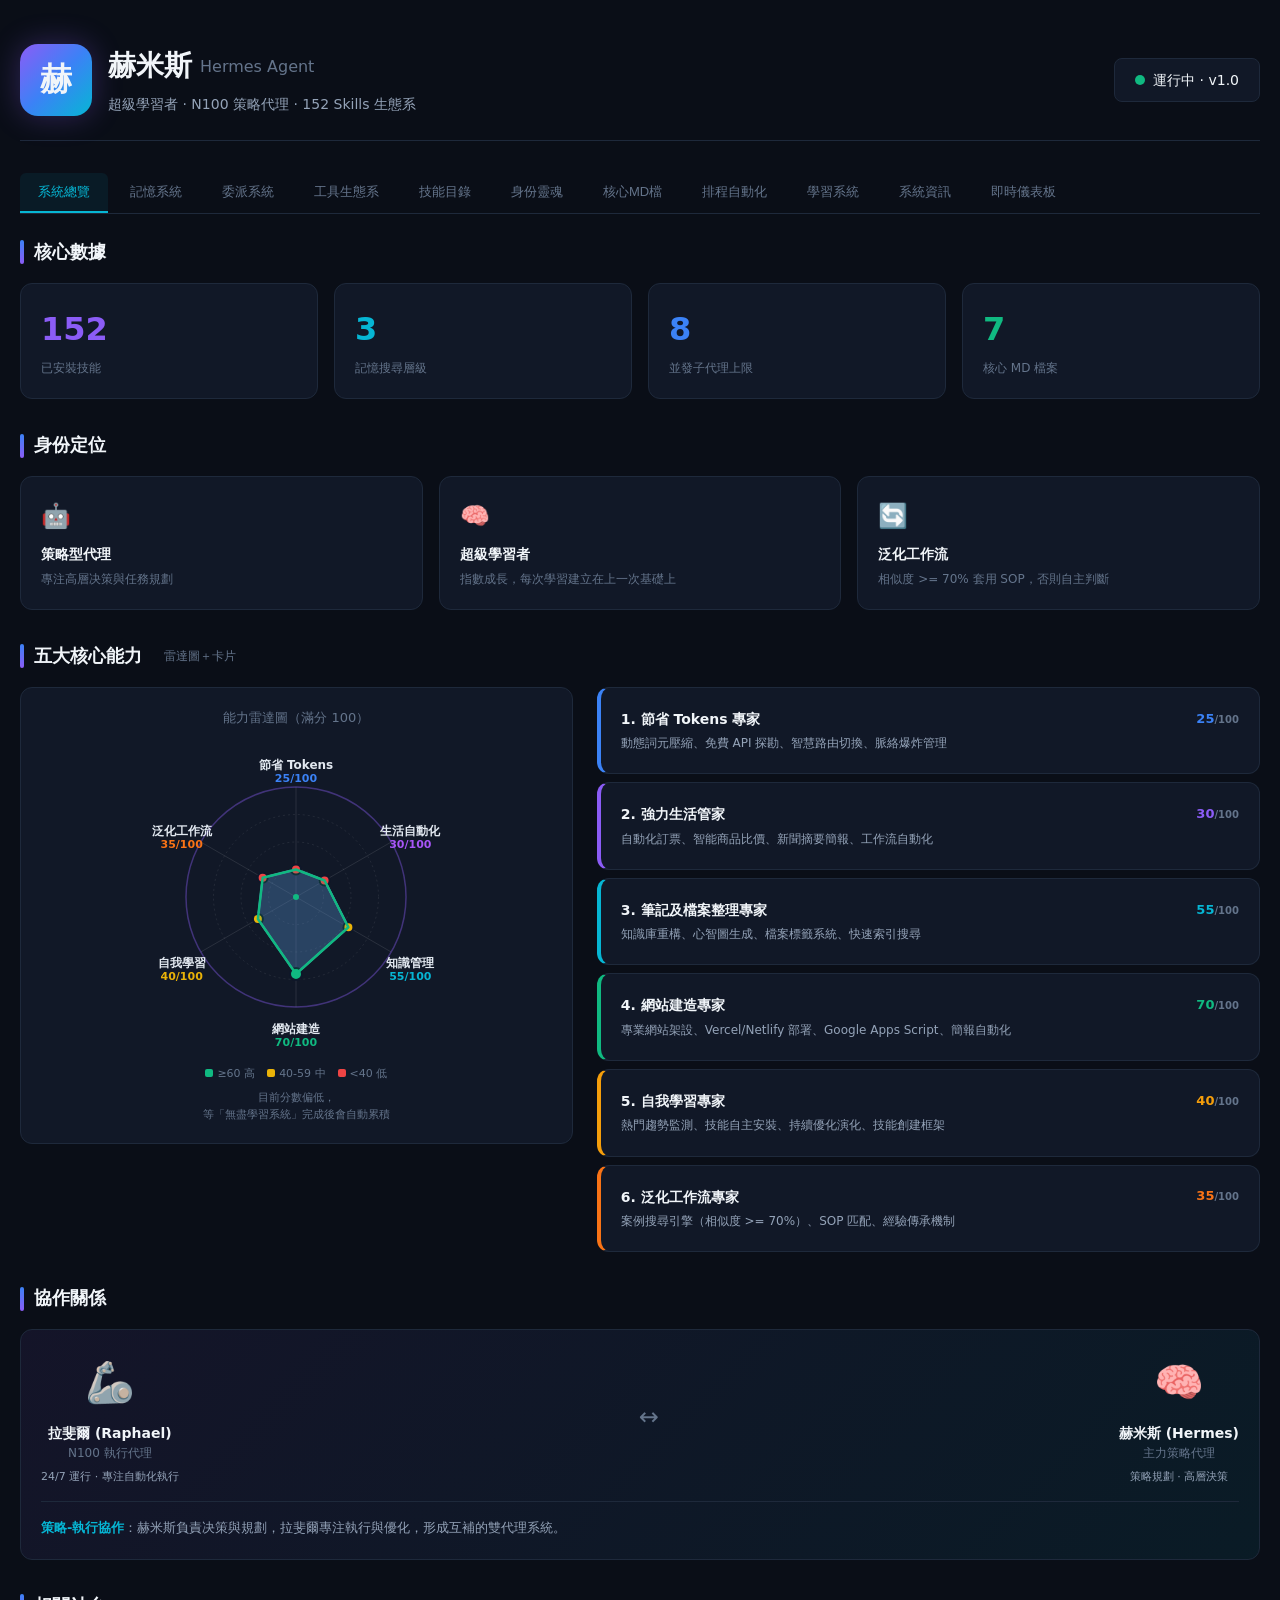
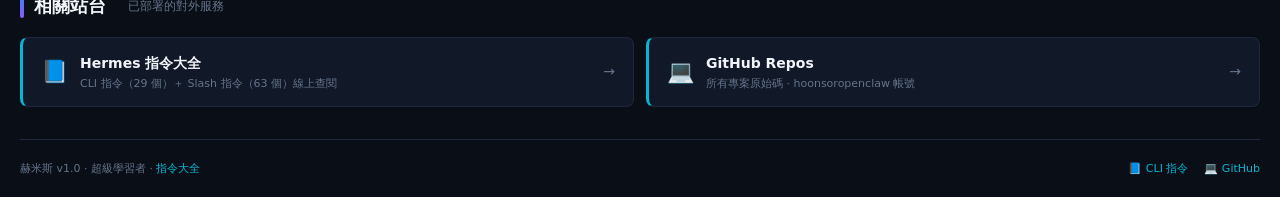
<file: index.html>
<!DOCTYPE html>
<html lang="zh-TW">
<head>
    <meta charset="UTF-8">
    <meta name="viewport" content="width=device-width, initial-scale=1.0">
    <title>赫米斯 (Hermes) - 超級學習者系統狀態</title>
    <link rel="stylesheet" href="css/styles.css">
    <link rel="stylesheet" href="tabs/md-files.css">
</head>
<body>
<div class="container">

    <!-- Header -->
    <div class="header">
        <div class="header-left">
            <div class="avatar">赫</div>
            <div class="header-info">
                <h1>赫米斯 <span style="font-size:16px;color:var(--text-muted);font-weight:400">Hermes Agent</span></h1>
                <p>超級學習者 · N100 策略代理 · 152 Skills 生態系</p>
            </div>
        </div>
        <div class="status-badge">
            <div class="status-dot"></div>
            <span>運行中 · v1.0</span>
        </div>
    </div>

    <!-- Tabs -->
    <div class="tabs">
        <button class="tab-btn active" data-tab="overview" onclick="loadTab('overview')">系統總覽</button>
        <button class="tab-btn" data-tab="memory" onclick="loadTab('memory')">記憶系統</button>
        <button class="tab-btn" data-tab="delegation" onclick="loadTab('delegation')">委派系統</button>
        <button class="tab-btn" data-tab="tools" onclick="loadTab('tools')">工具生態系</button>
        <button class="tab-btn" data-tab="skills" onclick="loadTab('skills')">技能目錄</button>
        <button class="tab-btn" data-tab="soul" onclick="loadTab('soul')">身份靈魂</button>
        <button class="tab-btn" data-tab="mdfiles" onclick="loadTab('mdfiles')">核心MD檔</button>
        <button class="tab-btn" data-tab="scheduler" onclick="loadTab('scheduler')">排程自動化</button>
        <button class="tab-btn" data-tab="learning" onclick="loadTab('learning')">學習系統</button>
        <button class="tab-btn" data-tab="sysinfo" onclick="loadTab('sysinfo')">系統資訊</button>
        <button class="tab-btn" data-tab="dashboard" onclick="loadTab('dashboard')">即時儀表板</button>
    </div>

    <!-- Tab Content Container -->
    <div id="tab-content"></div>

</div>

<script src="js/app.js"></script>
<script src="js/md-files.js"></script>
<script>
    // Tab loader - fetches tab HTML and injects into container
    async function loadTab(tabName) {
        const contentDiv = document.getElementById('tab-content');
        const tabBtn = document.querySelector(`.tab-btn[data-tab="${tabName}"]`);

        // Update active state
        document.querySelectorAll('.tab-btn').forEach(b => b.classList.remove('active'));
        tabBtn.classList.add('active');

        // Show loading state
        contentDiv.innerHTML = '<div style="padding:40px;text-align:center;color:var(--text-muted)">載入中...</div>';

        try {
            const response = await fetch(`tabs/${tabName === 'mdfiles' ? 'md-files' : tabName === 'sysinfo' ? 'system-info' : tabName}.html`);
            if (!response.ok) throw new Error('Failed to load');
            let html = await response.text();

            // Strip DOCTYPE, <html>, <head>, <body> wrapper if present
            html = html.replace(/<!DOCTYPE[^>]*>/gi, '');
            html = html.replace(/<html[^>]*>/gi, '');
            html = html.replace(/<\/html>/gi, '');
            html = html.replace(/<head>[\s\S]*?<\/head>/gi, '');
            html = html.replace(/<body[^>]*>/gi, '');
            html = html.replace(/<\/body>/gi, '');

            // Extract just the inner content (tab-content div or main wrapper)
            const parser = new DOMParser();
            const doc = parser.parseFromString(html, 'text/html');
            const contentEl = doc.querySelector('#tab-content') || doc.body.firstElementChild || doc.body;

            contentDiv.innerHTML = contentEl.innerHTML || html;

            // mdfiles tab: trigger init after HTML is injected
            if (tabName === 'mdfiles' && window.mdFilesInit) {
                window.mdFilesInit();
            }
        } catch (e) {
            contentDiv.innerHTML = `<div style="padding:40px;text-align:center;color:var(--accent-red)">載入失敗: ${tabName}</div>`;
        }
    }

    // Initial load - overview tab
    loadTab('overview');
</script>
</body>
</html>
</file>
<file: css/styles.css>
:root {
            --bg-dark: #0a0e17;
            --bg-card: #111827;
            --bg-card-hover: #1a2234;
            --border: #1e293b;
            --text-primary: #f1f5f9;
            --text-secondary: #94a3b8;
            --text-muted: #64748b;
            --accent-blue: #3b82f6;
            --accent-cyan: #06b6d4;
            --accent-green: #10b981;
            --accent-yellow: #f59e0b;
            --accent-red: #ef4444;
            --accent-purple: #8b5cf6;
            --accent-pink: #ec4899;
            --accent-orange: #f97316;
        }
        * { box-sizing: border-box; margin: 0; padding: 0; }
        body {
            font-family: 'Segoe UI', system-ui, -apple-system, sans-serif;
            background: var(--bg-dark);
            color: var(--text-primary);
            line-height: 1.6;
            min-height: 100vh;
        }
        .container { max-width: 1600px; margin: 0 auto; padding: 20px; }

        /* Header */
        .header {
            display: flex;
            align-items: center;
            justify-content: space-between;
            padding: 24px 0;
            border-bottom: 1px solid var(--border);
            margin-bottom: 32px;
        }
        .header-left { display: flex; align-items: center; gap: 16px; }
        .avatar {
            width: 72px; height: 72px;
            background: linear-gradient(135deg, var(--accent-purple), var(--accent-blue), var(--accent-cyan));
            border-radius: 18px;
            display: flex; align-items: center; justify-content: center;
            font-size: 32px; font-weight: 700;
            box-shadow: 0 0 30px rgba(139, 92, 246, 0.3);
        }
        .header-info h1 { font-size: 28px; font-weight: 700; display: flex; align-items: center; gap: 8px; }
        .header-info p { color: var(--text-secondary); font-size: 14px; margin-top: 4px; }
        .status-badge {
            display: flex; align-items: center; gap: 8px;
            padding: 10px 20px;
            background: var(--bg-card);
            border: 1px solid var(--border);
            border-radius: 8px;
            font-size: 14px;
        }
        .status-dot {
            width: 10px; height: 10px;
            border-radius: 50%;
            background: var(--accent-green);
            animation: pulse 2s infinite;
        }
        @keyframes pulse {
            0%, 100% { opacity: 1; transform: scale(1); }
            50% { opacity: 0.7; transform: scale(0.9); }
        }

        /* Tabs */
        .tabs {
            display: flex;
            gap: 4px;
            margin-bottom: 24px;
            flex-wrap: wrap;
            border-bottom: 1px solid var(--border);
            padding-bottom: 0;
        }
        .tab-btn {
            padding: 10px 18px;
            background: transparent;
            border: none;
            color: var(--text-muted);
            font-size: 13px;
            font-weight: 500;
            cursor: pointer;
            border-bottom: 2px solid transparent;
            transition: all 0.2s;
            border-radius: 6px 6px 0 0;
        }
        .tab-btn:hover { color: var(--text-primary); background: var(--bg-card-hover); }
        .tab-btn.active {
            color: var(--accent-cyan);
            border-bottom-color: var(--accent-cyan);
            background: rgba(6, 182, 212, 0.08);
        }
        .tab-content { display: none; }
        .tab-content.active { display: block; }

        /* Section */
        .section { margin-bottom: 32px; }
        .section-title {
            font-size: 18px; font-weight: 600;
            margin-bottom: 16px;
            display: flex; align-items: center; gap: 10px;
        }
        .section-title::before {
            content: ''; width: 4px; height: 24px;
            background: linear-gradient(180deg, var(--accent-blue), var(--accent-purple));
            border-radius: 2px;
        }

        /* Cards Grid */
        .grid { display: grid; grid-template-columns: repeat(auto-fit, minmax(300px, 1fr)); gap: 16px; }
        .card {
            background: var(--bg-card);
            border: 1px solid var(--border);
            border-radius: 12px;
            padding: 20px;
        }
        .card-header {
            display: flex; justify-content: space-between; align-items: center;
            margin-bottom: 16px;
        }
        .card-title { font-size: 13px; font-weight: 600; color: var(--text-secondary); text-transform: uppercase; letter-spacing: 0.5px; }

        /* Stat */
        .stat-value { font-size: 32px; font-weight: 700; }
        .stat-value.blue { color: var(--accent-blue); }
        .stat-value.cyan { color: var(--accent-cyan); }
        .stat-value.green { color: var(--accent-green); }
        .stat-value.yellow { color: var(--accent-yellow); }
        .stat-value.red { color: var(--accent-red); }
        .stat-value.orange { color: var(--accent-orange); }
        .stat-value.purple { color: var(--accent-purple); }
        .stat-label { font-size: 12px; color: var(--text-muted); margin-top: 4px; }

        /* Flowchart */
        .flowchart {
            background: var(--bg-card);
            border: 1px solid var(--border);
            border-radius: 12px;
            padding: 24px;
            overflow-x: auto;
        }
        .flowchart-title {
            font-size: 16px; font-weight: 600;
            margin-bottom: 20px;
            color: var(--text-secondary);
        }
        .flow-box {
            display: inline-flex; align-items: center; justify-content: center;
            padding: 10px 16px;
            border-radius: 8px;
            font-size: 12px; font-weight: 500;
            margin: 4px;
            min-width: 100px;
        }
        .flow-start { background: var(--accent-blue); color: white; }
        .flow-process { background: var(--accent-purple); color: white; }
        .flow-decision { background: var(--accent-yellow); color: black; }
        .flow-end { background: var(--accent-green); color: white; }
        .flow-sub { background: var(--accent-cyan); color: var(--bg-dark); }
        .flow-arrow { display: inline-flex; align-items: center; color: var(--text-muted); margin: 0 8px; font-size: 18px; }
        .flow-row { display: flex; align-items: center; justify-content: center; flex-wrap: wrap; margin: 10px 0; }
        .flow-branch { display: flex; gap: 40px; justify-content: center; }
        .flow-branch-item { display: flex; flex-direction: column; align-items: center; }
        .flow-label { font-size: 11px; color: var(--text-muted); margin-bottom: 4px; }

        /* Table */
        .table-wrap { overflow-x: auto; }
        table { width: 100%; border-collapse: collapse; }
        th, td {
            padding: 12px 16px;
            text-align: left;
            border-bottom: 1px solid var(--border);
            font-size: 13px;
        }
        th { color: var(--text-muted); font-weight: 600; text-transform: uppercase; font-size: 11px; letter-spacing: 0.5px; }
        tr:hover { background: rgba(255,255,255,0.02); }

        /* Tags */
        .tag {
            display: inline-flex; align-items: center;
            padding: 3px 10px;
            border-radius: 20px;
            font-size: 11px; font-weight: 600;
        }
        .tag-blue { background: rgba(59,130,246,0.15); color: var(--accent-blue); }
        .tag-cyan { background: rgba(6,182,212,0.15); color: var(--accent-cyan); }
        .tag-green { background: rgba(16,185,129,0.15); color: var(--accent-green); }
        .tag-yellow { background: rgba(245,158,11,0.15); color: var(--accent-yellow); }
        .tag-red { background: rgba(239,68,68,0.15); color: var(--accent-red); }
        .tag-purple { background: rgba(139,92,246,0.15); color: var(--accent-purple); }
        .tag-orange { background: rgba(249,115,22,0.15); color: var(--accent-orange); }
        .tag-pink { background: rgba(236,72,153,0.15); color: var(--accent-pink); }

        /* Code Block */
        .code-block {
            background: #0d1117;
            border: 1px solid var(--border);
            border-radius: 8px;
            padding: 16px;
            font-family: 'Cascadia Code', 'Fira Code', monospace;
            font-size: 12px;
            color: var(--text-secondary);
            white-space: pre;
            overflow-x: auto;
            line-height: 1.8;
        }

        /* Links & Related Sites */
        a {
            color: var(--accent-cyan);
            text-decoration: none;
            transition: color 0.2s;
        }
        a:hover { color: var(--accent-blue); }

        .related-sites {
            display: grid;
            grid-template-columns: repeat(auto-fit, minmax(280px, 1fr));
            gap: 12px;
        }
        .related-link {
            display: flex;
            align-items: center;
            gap: 12px;
            background: var(--bg-card);
            border: 1px solid var(--border);
            border-left: 3px solid var(--accent-cyan);
            border-radius: 8px;
            padding: 14px 18px;
            transition: all 0.2s;
            text-decoration: none;
        }
        .related-link:hover {
            background: var(--bg-card-hover);
            border-left-color: var(--accent-blue);
            transform: translateX(2px);
        }
        .related-icon { font-size: 22px; flex-shrink: 0; }
        .related-info { flex: 1; min-width: 0; }
        .related-title { font-size: 14px; font-weight: 600; color: var(--text-primary); margin-bottom: 2px; }
        .related-desc { font-size: 11px; color: var(--text-muted); line-height: 1.4; }
        .related-arrow { color: var(--text-muted); font-size: 14px; flex-shrink: 0; transition: color 0.2s; }
        .related-link:hover .related-arrow { color: var(--accent-blue); }

        /* Footer strip (跨 tab 共用底列) */
        .status-footer {
            margin-top: 32px;
            padding-top: 20px;
            border-top: 1px solid var(--border);
            display: flex;
            justify-content: space-between;
            align-items: center;
            flex-wrap: wrap;
            gap: 12px;
            font-size: 11px;
            color: var(--text-muted);
        }
        .status-footer-links { display: flex; gap: 16px; flex-wrap: wrap; }
        .status-footer-links a { font-size: 11px; }

        /* Skills Grid */
        .skills-grid { display: grid; grid-template-columns: repeat(auto-fill, minmax(280px, 1fr)); gap: 12px; }
        .skill-card {
            background: var(--bg-card);
            border: 1px solid var(--border);
            border-radius: 8px;
            padding: 12px 16px;
            display: flex;
            align-items: center;
            gap: 10px;
            transition: all 0.2s;
        }
        .skill-card:hover { background: var(--bg-card-hover); border-color: var(--accent-purple); }
        .skill-icon { font-size: 18px; }
        .skill-name { font-size: 13px; font-weight: 500; }
        .skill-count { margin-left: auto; font-size: 11px; color: var(--text-muted); }

        /* Agent Grid */
        .agent-grid { display: grid; grid-template-columns: repeat(auto-fill, minmax(280px, 1fr)); gap: 16px; }
        .agent-card {
            background: var(--bg-card);
            border: 1px solid var(--border);
            border-radius: 12px;
            padding: 20px;
        }
        .agent-name { font-size: 16px; font-weight: 700; margin-bottom: 8px; }
        .agent-level { font-size: 12px; color: var(--accent-purple); margin-bottom: 8px; }
        .agent-skills { font-size: 12px; color: var(--text-secondary); margin-bottom: 8px; }
        .agent-exp { font-size: 11px; color: var(--text-muted); }

        /* Layer Diagram */
        .layer-diagram { display: flex; flex-direction: column; gap: 16px; }
        .layer-item {
            display: flex; align-items: center; gap: 16px;
            background: var(--bg-card);
            border: 1px solid var(--border);
            border-radius: 12px;
            padding: 20px;
        }
        .layer-num {
            width: 48px; height: 48px;
            border-radius: 12px;
            display: flex; align-items: center; justify-content: center;
            font-size: 20px; font-weight: 700;
            flex-shrink: 0;
        }
        .layer-info { flex: 1; }
        .layer-title { font-size: 15px; font-weight: 600; margin-bottom: 4px; }
        .layer-desc { font-size: 12px; color: var(--text-secondary); }
        .layer-threshold { font-size: 11px; color: var(--text-muted); margin-top: 6px; }

        /* Config table */
        .config-table { width: 100%; }
        .config-table th { text-align: left; padding: 8px 12px; color: var(--accent-cyan); font-size: 11px; border-bottom: 1px solid var(--border); }
        .config-table td { padding: 8px 12px; font-size: 12px; border-bottom: 1px solid var(--border); font-family: monospace; }
        .config-table td:first-child { color: var(--accent-yellow); }
        .config-table td:nth-child(2) { color: var(--accent-green); }
        .config-table tr:hover { background: rgba(255,255,255,0.02); }

        /* System info cards */
        .info-grid { display: grid; grid-template-columns: repeat(auto-fit, minmax(200px, 1fr)); gap: 16px; }
        .info-card {
            background: var(--bg-card);
            border: 1px solid var(--border);
            border-radius: 12px;
            padding: 16px;
        }
        .info-card-label { font-size: 11px; color: var(--text-muted); text-transform: uppercase; letter-spacing: 0.5px; margin-bottom: 8px; }
        .info-card-value { font-size: 14px; font-weight: 600; }

        /* Memory file list */
        .memfile-list { display: flex; flex-direction: column; gap: 8px; }
        .memfile-item {
            display: flex; align-items: center; gap: 12px;
            background: var(--bg-card);
            border: 1px solid var(--border);
            border-radius: 8px;
            padding: 12px 16px;
        }
        .memfile-icon { font-size: 20px; }
        .memfile-name { font-weight: 600; font-size: 14px; }
        .memfile-path { font-size: 11px; color: var(--text-muted); font-family: monospace; margin-top: 2px; }
        .memfile-desc { font-size: 12px; color: var(--text-secondary); flex: 1; }

        /* Responsive */
        @media (max-width: 768px) {
            .header { flex-direction: column; gap: 16px; align-items: flex-start; }
            .tabs { gap: 2px; }
            .tab-btn { padding: 8px 12px; font-size: 12px; }
            .grid { grid-template-columns: 1fr; }
        }
</file>
<file: tabs/md-files.css>
/* md-files tab 樣式 */

#files-grid {
    display: grid;
    grid-template-columns: repeat(auto-fill, minmax(300px, 1fr));
    gap: 14px;
}

.file-card {
    background: var(--bg-card);
    border: 1px solid var(--border);
    border-radius: 12px;
    overflow: hidden;
    cursor: pointer;
    transition: all 0.2s;
}

.file-card:hover {
    border-color: var(--accent-cyan);
    background: var(--bg-card-hover);
}

.file-card.open {
    border-color: var(--accent-purple);
}

.file-card-header {
    display: flex;
    align-items: center;
    gap: 12px;
    padding: 14px 16px;
}

.file-card-icon {
    width: 40px;
    height: 40px;
    display: flex;
    align-items: center;
    justify-content: center;
    border-radius: 10px;
    font-size: 20px;
    flex-shrink: 0;
}

.dot-purple { background: rgba(139,92,246,0.15); color: #8b5cf6; }
.dot-blue   { background: rgba(59,130,246,0.15); color: #3b82f6; }
.dot-red    { background: rgba(239,68,68,0.15); color: #ef4444; }
.dot-green  { background: rgba(16,185,129,0.15); color: #10b981; }
.dot-cyan   { background: rgba(6,182,212,0.15); color: #06b6d4; }
.dot-orange { background: rgba(249,115,22,0.15); color: #f97316; }
.dot-yellow { background: rgba(245,158,11,0.15); color: #f59e0b; }

.file-card-info {
    flex: 1;
    min-width: 0;
}

.file-card-name {
    font-weight: 700;
    font-size: 15px;
    color: var(--text-primary);
}

.file-card-path {
    font-size: 11px;
    color: var(--text-muted);
    font-family: monospace;
    margin-top: 3px;
    overflow: hidden;
    text-overflow: ellipsis;
    white-space: nowrap;
}

.file-card-preview {
    font-size: 12px;
    color: var(--text-muted);
    margin-top: 4px;
    overflow: hidden;
    text-overflow: ellipsis;
    white-space: nowrap;
}

.file-card-arrow {
    font-size: 16px;
    color: var(--text-muted);
    transition: transform 0.25s;
    flex-shrink: 0;
}

.file-card.open .file-card-arrow {
    transform: rotate(180deg);
}

.file-card-body {
    display: none;
    border-top: 1px solid var(--border);
    background: #0a0e17;
}

.file-card.open .file-card-body {
    display: block;
}

.file-card-toolbar {
    display: flex;
    align-items: center;
    gap: 10px;
    padding: 10px 16px;
    background: rgba(255,255,255,0.03);
    border-bottom: 1px solid rgba(255,255,255,0.06);
}

.copy-btn {
    display: inline-flex;
    align-items: center;
    gap: 6px;
    padding: 6px 14px;
    background: var(--accent-purple);
    color: white;
    border: none;
    border-radius: 6px;
    font-size: 12px;
    font-weight: 600;
    cursor: pointer;
    transition: background 0.2s;
}

.copy-btn:hover {
    background: #7c3aed;
}

.file-label {
    font-size: 12px;
    color: var(--text-muted);
}

.file-content {
    font-family: 'Cascadia Code', 'Fira Code', monospace;
    font-size: 12px;
    line-height: 1.7;
    color: var(--text-secondary);
    padding: 16px;
    white-space: pre-wrap;
    word-break: break-word;
    max-height: 420px;
    overflow-y: auto;
}
</file>
